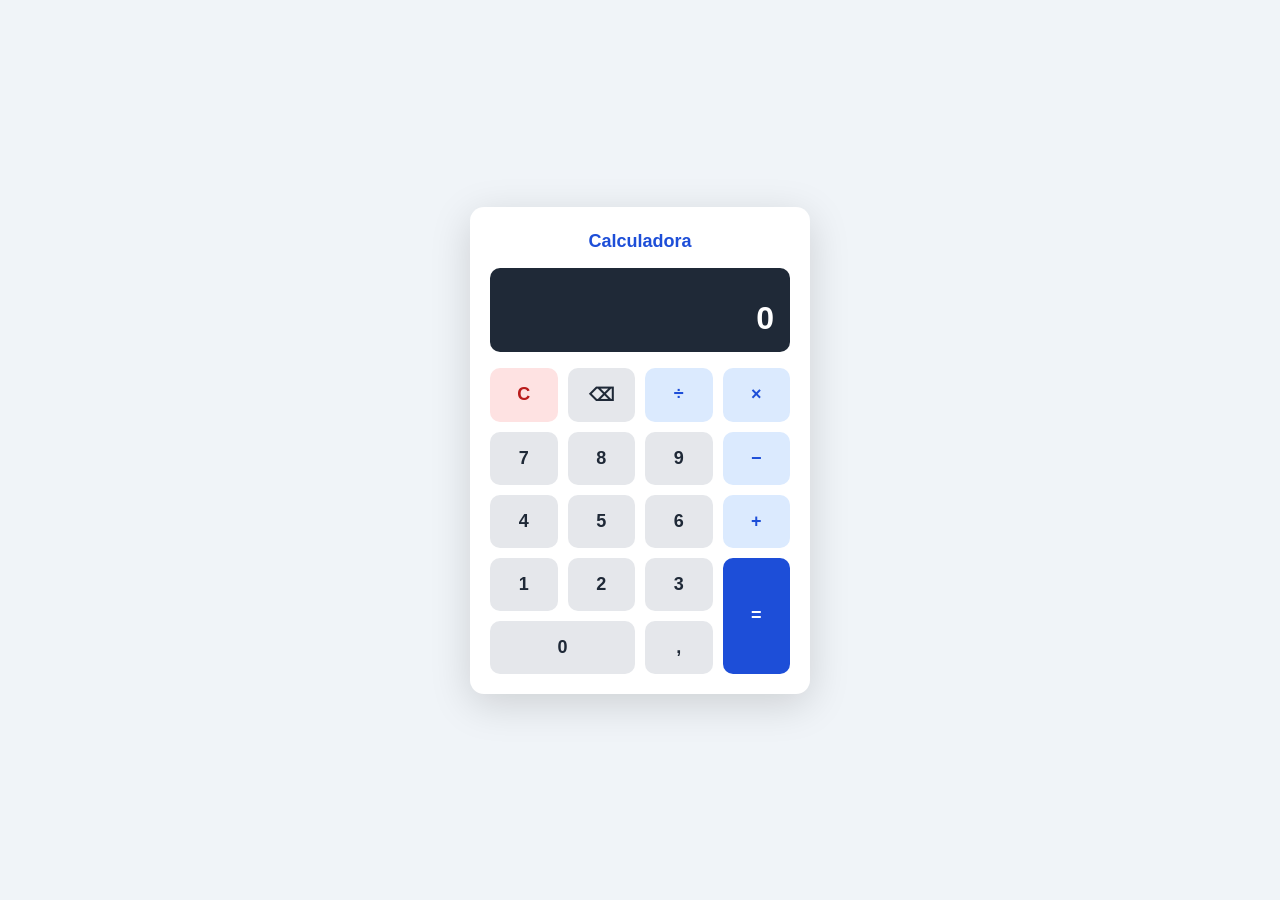
<file: calculadora/index.html>
<!DOCTYPE html>
<html lang="pt-BR">
<head>
  <meta charset="UTF-8">
  <meta name="viewport" content="width=device-width, initial-scale=1.0">
  <title>Calculadora - 4 Operações</title>
  <link rel="stylesheet" href="style.css">
</head>
<body>

  <div class="calculadora">
    <h1>Calculadora</h1>

    <div class="visor">
      <div id="historico" class="historico"></div>
      <div id="resultado" class="resultado">0</div>
    </div>

    <div class="teclado">
      <button class="limpar" onclick="limpar()">C</button>
      <button class="apagar" onclick="apagar()">⌫</button>
      <button class="operador" onclick="escolherOperador('/')">÷</button>
      <button class="operador" onclick="escolherOperador('*')">×</button>

      <button onclick="digitar('7')">7</button>
      <button onclick="digitar('8')">8</button>
      <button onclick="digitar('9')">9</button>
      <button class="operador" onclick="escolherOperador('-')">−</button>

      <button onclick="digitar('4')">4</button>
      <button onclick="digitar('5')">5</button>
      <button onclick="digitar('6')">6</button>
      <button class="operador" onclick="escolherOperador('+')">+</button>

      <button onclick="digitar('1')">1</button>
      <button onclick="digitar('2')">2</button>
      <button onclick="digitar('3')">3</button>
      <button class="igual" onclick="calcular()">=</button>

      <button class="zero" onclick="digitar('0')">0</button>
      <button onclick="digitar('.')">,</button>
    </div>
  </div>

  <script src="script.js"></script>
</body>
</html>
</file>
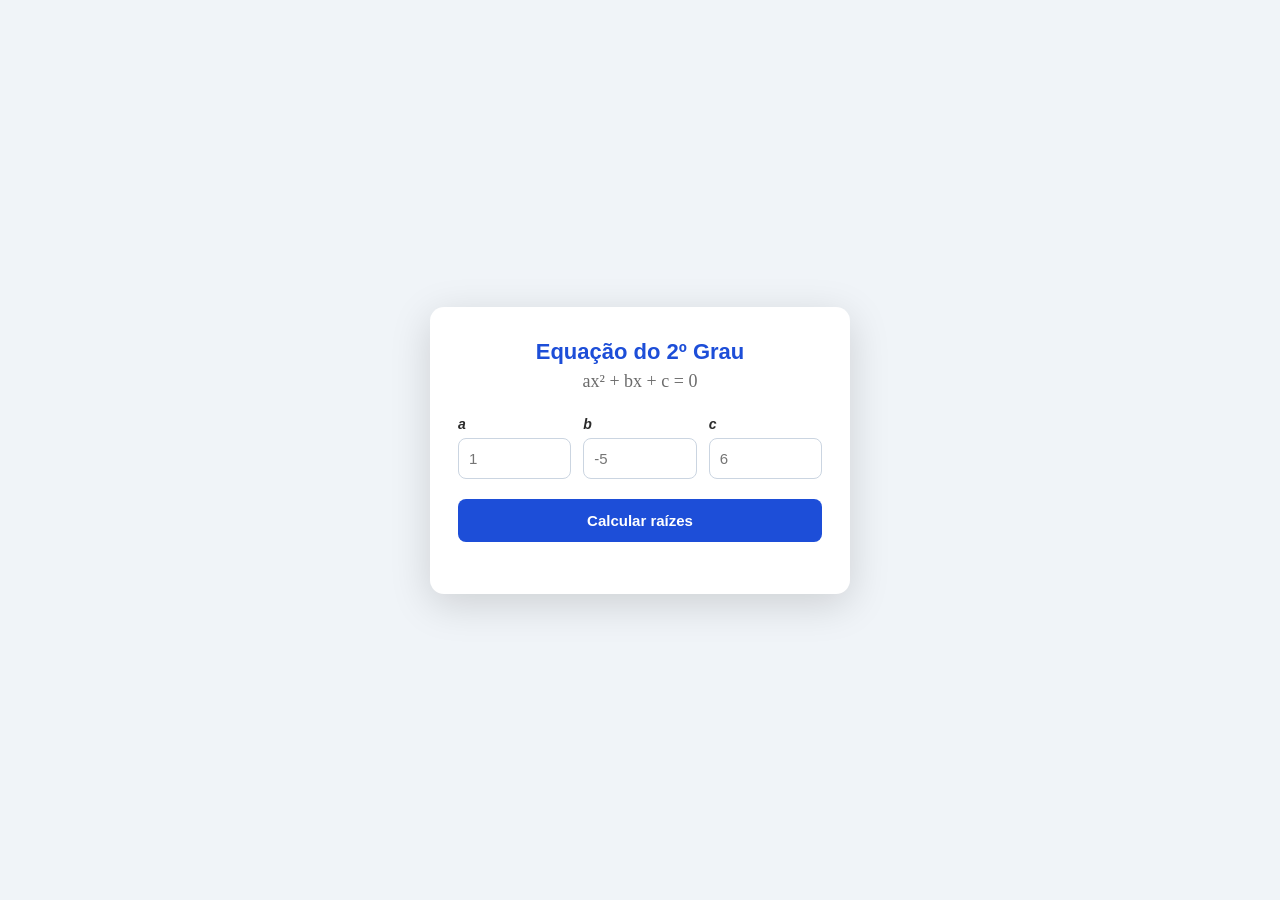
<file: calculadora_raizes/index.html>
<!DOCTYPE html>
<html lang="pt-BR">
<head>
  <meta charset="UTF-8">
  <meta name="viewport" content="width=device-width, initial-scale=1.0">
  <title>Raízes de Equação do 2º Grau</title>
  <link rel="stylesheet" href="style.css">
</head>
<body>

  <div class="caixa">
    <h1>Equação do 2º Grau</h1>
    <p class="formula">ax² + bx + c = 0</p>

    <div class="campos">
      <div class="campo">
        <label for="a">a</label>
        <input type="number" id="a" step="any" placeholder="1">
      </div>
      <div class="campo">
        <label for="b">b</label>
        <input type="number" id="b" step="any" placeholder="-5">
      </div>
      <div class="campo">
        <label for="c">c</label>
        <input type="number" id="c" step="any" placeholder="6">
      </div>
    </div>

    <button type="button" id="calcular">Calcular raízes</button>

    <div id="saida" class="saida" aria-live="polite"></div>
  </div>

  <script src="script.js"></script>
</body>
</html>
</file>
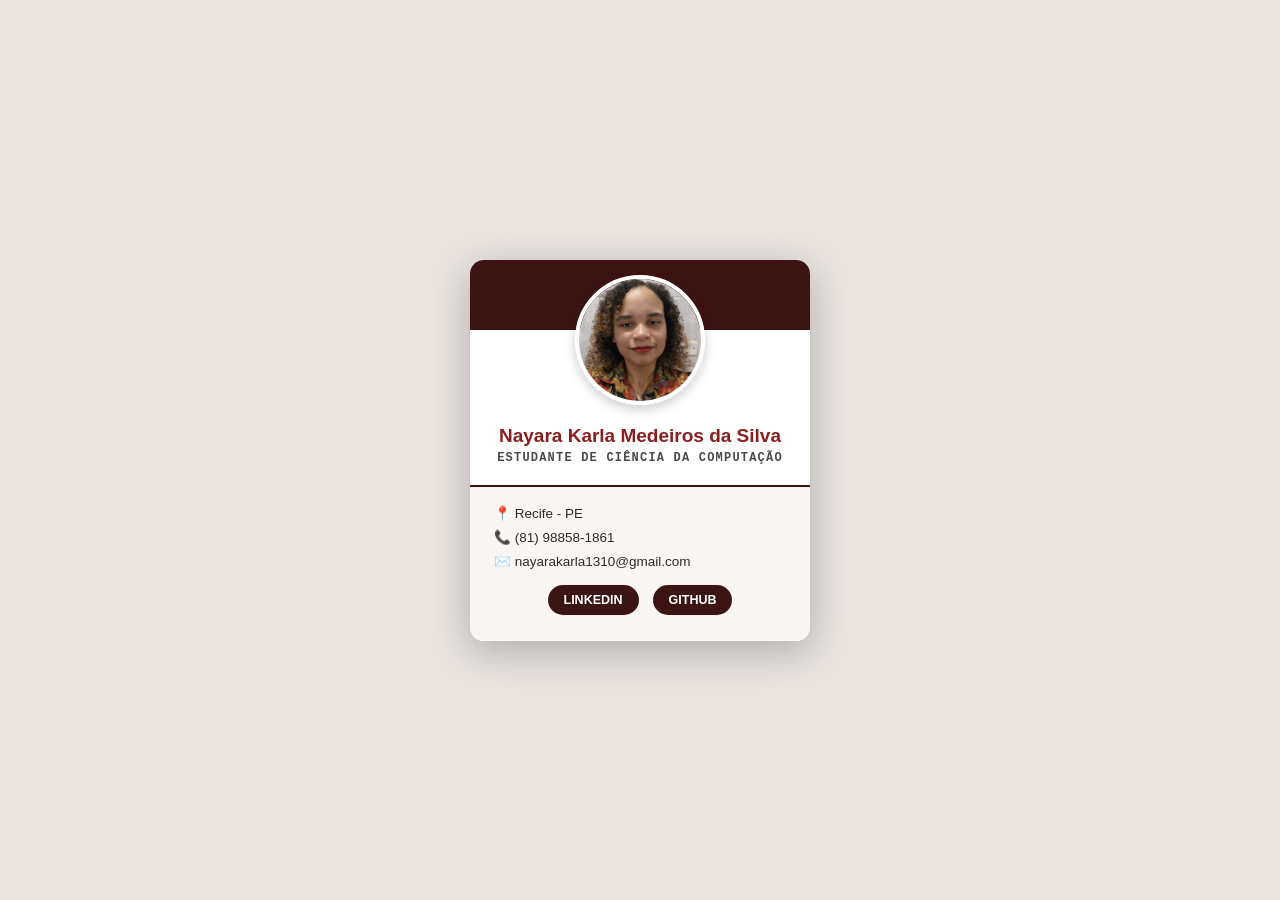
<file: cartao_de_visitas/index.html>
<!DOCTYPE html>
<html lang="pt-BR">
<head>
    <meta charset="UTF-8">
    <meta name="viewport" content="width=device-width, initial-scale=1.0">
    <title>Cartão de Visitas</title>

    <!-- Estilo INTERNO -->
    <style>
        * { box-sizing: border-box; }

        body {
            margin: 0;
            min-height: 100vh;
            background: #e9e4e0;
            font-family: 'Segoe UI', Arial, sans-serif;
            color: #2b2b2b;
            display: flex;
            align-items: center;
            justify-content: center;
            padding: 32px 12px;
        }

        .cartao {
            width: 100%;
            max-width: 340px;
            background: #ffffff;
            box-shadow: 0 10px 40px rgba(0,0,0,0.25);
            border-radius: 14px;
            overflow: hidden;
            text-align: center;
        }

        .cartao::before {
            content: "";
            display: block;
            height: 70px;
            background: #3d1414;
        }

        .foto {
            width: 110px;
            height: 110px;
            object-fit: cover;
            border-radius: 50%;
            border: 4px solid #ffffff;
            margin-top: -55px;
            box-shadow: 0 4px 12px rgba(0,0,0,0.2);
        }

        h1 {
            font-family: Georgia, serif;
            font-size: 19px;
            color: #3d1414;
            margin: 16px 24px 4px 24px;
        }

        .atividade {
            font-family: 'Courier New', monospace;
            font-size: 12px;
            font-weight: 700;
            letter-spacing: 1.2px;
            text-transform: uppercase;
            color: #6b1f1f;
            margin: 0 24px 20px 24px;
        }

        .informacoes {
            border-top: 2px solid #3d1414;
            padding: 18px 24px 4px 24px;
            text-align: left;
        }

        .informacoes p {
            font-family: Verdana, sans-serif;
            font-size: 13.5px;
            color: #2b2b2b;
            margin: 0 0 8px 0;
        }

        .redes {
            display: flex;
            justify-content: center;
            gap: 14px;
            padding: 4px 24px 26px 24px;
        }

        .redes a {
            font-size: 12.5px;
            font-weight: 700;
            text-transform: uppercase;
            color: #ffffff;
            background: #3d1414;
            text-decoration: none;
            padding: 8px 16px;
            border-radius: 20px;
        }

        .redes a:hover { background: #2a0d0d; }

        @media (max-width: 380px) {
            .cartao { max-width: 92%; }
        }
    </style>
</head>

<body>

    <div class="cartao">

        <!-- Estilo INLINE: tamanho da imagem alterado -->
        <img src="image/perfil.jpeg" alt="Foto de perfil" class="foto"
             style="width: 130px; height: 130px;">

        <!-- Estilo INLINE: tipo de letra e cor da letra -->
        <h1 style="font-family: 'Trebuchet MS', sans-serif; color: #8b1e1e;">
            Nayara Karla Medeiros da Silva
        </h1>

        <p class="atividade" style="color: #4a4a4a;">
            Estudante de Ciência da Computação
        </p>

        <div class="informacoes" style="background-color: #faf6f3;">
            <p>📍 Recife - PE</p>
            <p>📞 (81) 98858-1861</p>
            <p>✉️ nayarakarla1310@gmail.com</p>
        </div>

        <div class="redes" style="background-color: #faf6f3;">
            <a href="https://www.linkedin.com/in/nayara-medeiros-709918428/" target="_blank" rel="noopener noreferrer">LinkedIn</a>
            <a href="https://github.com/nk-medeiros" target="_blank" rel="noopener noreferrer">GitHub</a>
        </div>

    </div>

</body>
</html>
</file>
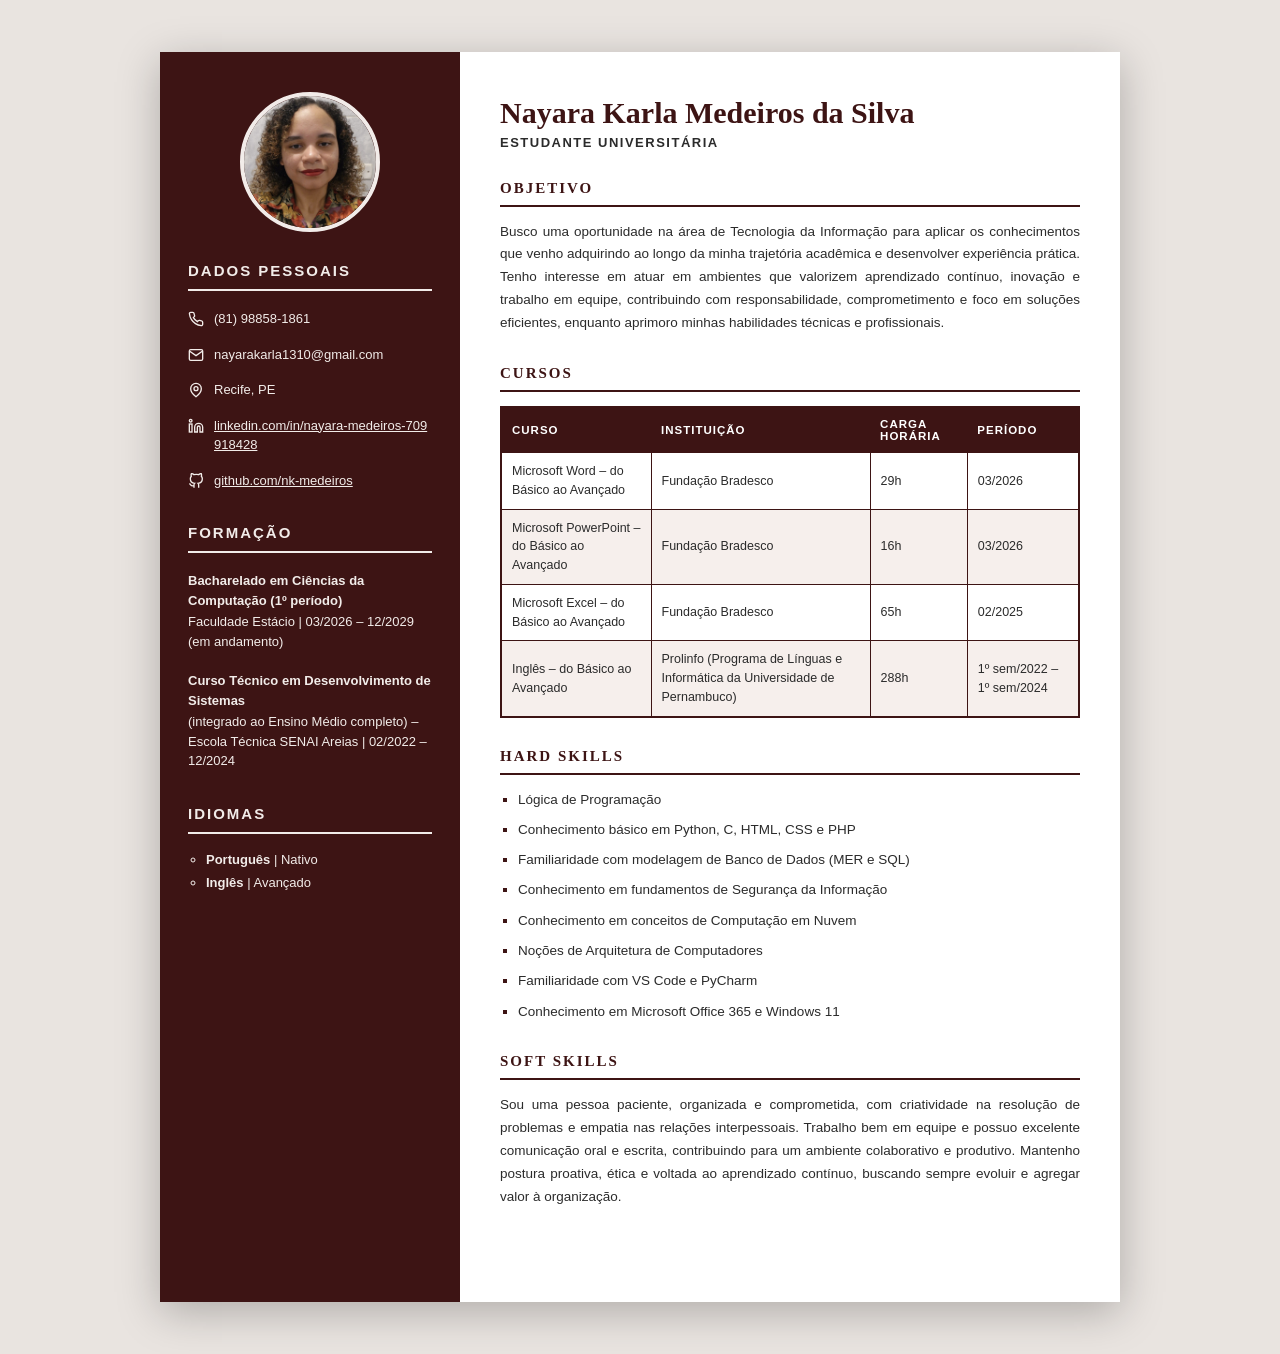
<file: curriculo/index.html>
<!DOCTYPE html>
<html lang="pt-BR">
<head>
<meta charset="UTF-8">
<meta name="viewport" content="width=device-width, initial-scale=1.0">
<title>Currículo - Nayara Karla Medeiros da Silva</title>
<link rel="stylesheet" href="style.css">
</head>
<body>

<div class="page">

  <!-- SIDEBAR -->
  <aside class="sidebar">

    <!-- Imagem -->
    <img src="image/perfil.jpeg" alt="Foto de Nayara Karla Medeiros da Silva" class="foto-perfil">

    <section>
      <h2>Dados Pessoais</h2>

      <div class="contact-item">
        <svg class="icon" viewBox="0 0 24 24" fill="none" stroke="#f2ece9" stroke-width="2"><path d="M22 16.92v3a2 2 0 0 1-2.18 2 19.79 19.79 0 0 1-8.63-3.07 19.5 19.5 0 0 1-6-6 19.79 19.79 0 0 1-3.07-8.67A2 2 0 0 1 4.11 2h3a2 2 0 0 1 2 1.72c.127.96.361 1.903.7 2.81a2 2 0 0 1-.45 2.11L8.09 9.91a16 16 0 0 0 6 6l1.27-1.27a2 2 0 0 1 2.11-.45c.907.339 1.85.573 2.81.7A2 2 0 0 1 22 16.92z"/></svg>
        <span>(81) 98858-1861</span>
      </div>

      <div class="contact-item">
        <svg class="icon" viewBox="0 0 24 24" fill="none" stroke="#f2ece9" stroke-width="2"><rect x="2" y="4" width="20" height="16" rx="2"/><path d="m22 6-10 7L2 6"/></svg>
        <span>nayarakarla1310@gmail.com</span>
      </div>

      <div class="contact-item">
        <svg class="icon" viewBox="0 0 24 24" fill="none" stroke="#f2ece9" stroke-width="2"><path d="M20 10c0 6-8 12-8 12s-8-6-8-12a8 8 0 0 1 16 0Z"/><circle cx="12" cy="10" r="3"/></svg>
        <span>Recife, PE</span>
      </div>

      <div class="contact-item">
        <svg class="icon" viewBox="0 0 24 24" fill="none" stroke="#f2ece9" stroke-width="2"><path d="M16 8a6 6 0 0 1 6 6v7h-4v-7a2 2 0 0 0-4 0v7h-4v-7a6 6 0 0 1 6-6z"/><rect x="2" y="9" width="4" height="12"/><circle cx="4" cy="4" r="2"/></svg>
        <a href="https://www.linkedin.com/in/nayara-medeiros-709918428/" target="_blank" rel="noopener">linkedin.com/in/nayara-medeiros-709918428</a>
      </div>

      <div class="contact-item">
        <svg class="icon" viewBox="0 0 24 24" fill="none" stroke="#f2ece9" stroke-width="2"><path d="M9 19c-5 1.5-5-2.5-7-3m14 6v-3.87a3.37 3.37 0 0 0-.94-2.61c3.14-.35 6.44-1.54 6.44-7A5.44 5.44 0 0 0 20 4.77 5.07 5.07 0 0 0 19.91 1S18.73.65 16 2.48a13.38 13.38 0 0 0-7 0C6.27.65 5.09 1 5.09 1A5.07 5.07 0 0 0 5 4.77a5.44 5.44 0 0 0-1.5 3.78c0 5.42 3.3 6.61 6.44 7A3.37 3.37 0 0 0 9 18.13V22"/></svg>
        <a href="https://github.com/nk-medeiros" target="_blank" rel="noopener">github.com/nk-medeiros</a>
      </div>
    </section>

    <section>
      <h2>Formação</h2>
      <div class="formacao-item">
        <strong>Bacharelado em Ciências da Computação (1º período)</strong>
        Faculdade Estácio | 03/2026 – 12/2029 (em andamento)
      </div>
      <div class="formacao-item">
        <strong>Curso Técnico em Desenvolvimento de Sistemas</strong>
        (integrado ao Ensino Médio completo) – Escola Técnica SENAI Areias | 02/2022 – 12/2024
      </div>
    </section>

    <section>
      <h2>Idiomas</h2>
      <ul class="idiomas-lista">
        <li><strong>Português</strong> | Nativo</li>
        <li><strong>Inglês</strong> | Avançado</li>
      </ul>
    </section>
  </aside>

  <!-- MAIN -->
  <main class="main">
    <h1 class="name">Nayara Karla Medeiros da Silva</h1>
    <p class="role">Estudante Universitária</p>

    <section class="objetivo">
      <h3>Objetivo</h3>
      <p>Busco uma oportunidade na área de Tecnologia da Informação para aplicar os conhecimentos que venho adquirindo ao longo da minha trajetória acadêmica e desenvolver experiência prática. Tenho interesse em atuar em ambientes que valorizem aprendizado contínuo, inovação e trabalho em equipe, contribuindo com responsabilidade, comprometimento e foco em soluções eficientes, enquanto aprimoro minhas habilidades técnicas e profissionais.</p>
    </section>

    <section class="cursos">
      <h3>Cursos</h3>
      <table class="tabela-cursos">
        <thead>
          <tr>
            <th>Curso</th>
            <th>Instituição</th>
            <th>Carga horária</th>
            <th>Período</th>
          </tr>
        </thead>
        <tbody>
          <tr>
            <td>Microsoft Word – do Básico ao Avançado</td>
            <td>Fundação Bradesco</td>
            <td>29h</td>
            <td>03/2026</td>
          </tr>
          <tr>
            <td>Microsoft PowerPoint – do Básico ao Avançado</td>
            <td>Fundação Bradesco</td>
            <td>16h</td>
            <td>03/2026</td>
          </tr>
          <tr>
            <td>Microsoft Excel – do Básico ao Avançado</td>
            <td>Fundação Bradesco</td>
            <td>65h</td>
            <td>02/2025</td>
          </tr>
          <tr>
            <td>Inglês – do Básico ao Avançado</td>
            <td>Prolinfo (Programa de Línguas e Informática da Universidade de Pernambuco)</td>
            <td>288h</td>
            <td>1º sem/2022 – 1º sem/2024</td>
          </tr>
        </tbody>
      </table>
    </section>

    <section class="hard-skills">
      <h3>Hard Skills</h3>
      <ul class="clean">
        <li>Lógica de Programação</li>
        <li>Conhecimento básico em Python, C, HTML, CSS e PHP</li>
        <li>Familiaridade com modelagem de Banco de Dados (MER e SQL)</li>
        <li>Conhecimento em fundamentos de Segurança da Informação</li>
        <li>Conhecimento em conceitos de Computação em Nuvem</li>
        <li>Noções de Arquitetura de Computadores</li>
        <li>Familiaridade com VS Code e PyCharm</li>
        <li>Conhecimento em Microsoft Office 365 e Windows 11</li>
      </ul>
    </section>

    <section class="soft-skills">
      <h3>Soft Skills</h3>
      <p>Sou uma pessoa paciente, organizada e comprometida, com criatividade na resolução de problemas e empatia nas relações interpessoais. Trabalho bem em equipe e possuo excelente comunicação oral e escrita, contribuindo para um ambiente colaborativo e produtivo. Mantenho postura proativa, ética e voltada ao aprendizado contínuo, buscando sempre evoluir e agregar valor à organização.</p>
    </section>
  </main>

</div>

</body>
</html>
</file>
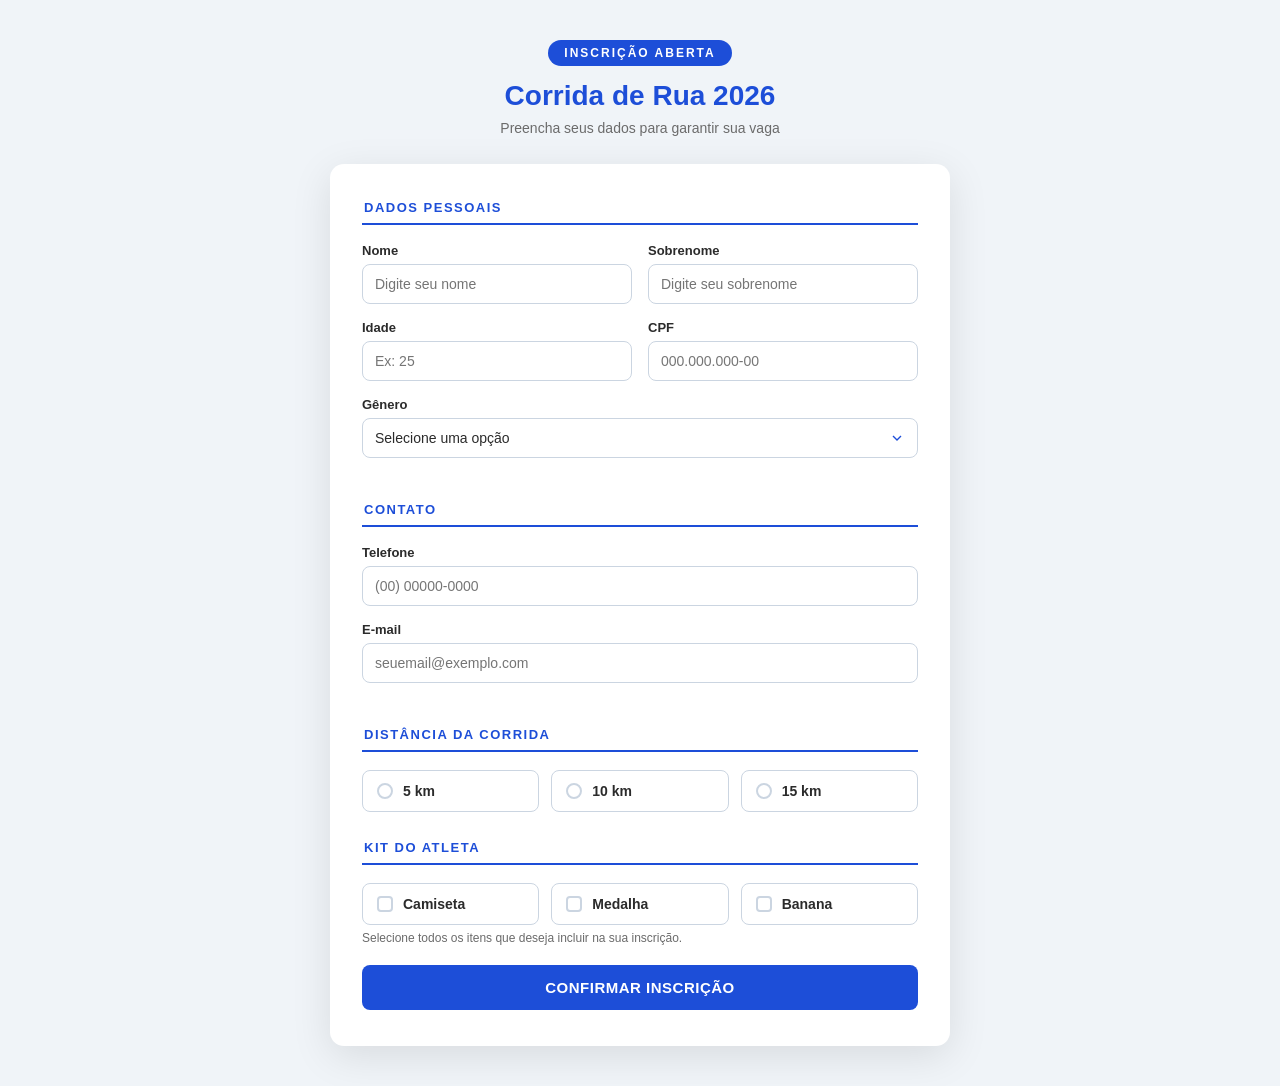
<file: ficha_de_inscricao/index.html>
<!DOCTYPE html>
<html lang="pt-BR">
<head>
  <meta charset="UTF-8">
  <meta name="viewport" content="width=device-width, initial-scale=1.0">
  <title>Inscrição - Corrida de Rua</title>
  <link rel="stylesheet" href="style.css">
</head>
<body>

  <div class="wrapper">

    <div class="header">
      <span class="badge">Inscrição Aberta</span>
      <h1>Corrida de Rua 2026</h1>
      <p>Preencha seus dados para garantir sua vaga</p>
    </div>

    <!-- onsubmit="return false;" -> o botão não envia nem recarrega a página -->
    <form action="#" onsubmit="return false;">

      <fieldset>
        <legend>Dados Pessoais</legend>

        <div class="row">
          <div class="field">
            <label for="nome">Nome</label>
            <input type="text" id="nome" name="nome" placeholder="Digite seu nome" required>
          </div>
          <div class="field">
            <label for="sobrenome">Sobrenome</label>
            <input type="text" id="sobrenome" name="sobrenome" placeholder="Digite seu sobrenome" required>
          </div>
        </div>

        <div class="row">
          <div class="field">
            <label for="idade">Idade</label>
            <input type="number" id="idade" name="idade" min="1" max="120" placeholder="Ex: 25" required>
          </div>
          <div class="field">
            <label for="cpf">CPF</label>
            <input type="text" id="cpf" name="cpf" placeholder="000.000.000-00" maxlength="14"
                   pattern="\d{3}\.\d{3}\.\d{3}-\d{2}" title="Use o formato 000.000.000-00" required>
          </div>
        </div>

        <div class="field">
          <label for="genero">Gênero</label>
          <select id="genero" name="genero" required>
            <option value="" selected disabled>Selecione uma opção</option>
            <option value="feminino">Feminino</option>
            <option value="masculino">Masculino</option>
            <option value="outro">Outro</option>
            <option value="prefiro-nao-informar">Prefiro não informar</option>
          </select>
        </div>
      </fieldset>

      <fieldset>
        <legend>Contato</legend>

        <div class="field">
          <label for="telefone">Telefone</label>
          <input type="tel" id="telefone" name="telefone" placeholder="(00) 00000-0000" required>
        </div>

        <div class="field">
          <label for="email">E-mail</label>
          <input type="email" id="email" name="email" placeholder="seuemail@exemplo.com" required>
        </div>
      </fieldset>

      <fieldset>
        <legend>Distância da Corrida</legend>

        <div class="options">
          <label class="option-card">
            <input type="radio" name="distancia" value="5km" required>
            <span class="card-inner"><span class="dot"></span>5 km</span>
          </label>
          <label class="option-card">
            <input type="radio" name="distancia" value="10km">
            <span class="card-inner"><span class="dot"></span>10 km</span>
          </label>
          <label class="option-card">
            <input type="radio" name="distancia" value="15km">
            <span class="card-inner"><span class="dot"></span>15 km</span>
          </label>
        </div>
      </fieldset>

      <fieldset>
        <legend>Kit do Atleta</legend>

        <div class="options">
          <label class="option-card">
            <input type="checkbox" name="kit" value="camiseta">
            <span class="card-inner"><span class="box"></span>Camiseta</span>
          </label>
          <label class="option-card">
            <input type="checkbox" name="kit" value="medalha">
            <span class="card-inner"><span class="box"></span>Medalha</span>
          </label>
          <label class="option-card">
            <input type="checkbox" name="kit" value="banana">
            <span class="card-inner"><span class="box"></span>Banana</span>
          </label>
        </div>
        <p class="hint">Selecione todos os itens que deseja incluir na sua inscrição.</p>
      </fieldset>

      <button type="submit" class="submit-btn">Confirmar Inscrição</button>

    </form>

  </div>

</body>
</html>
</file>
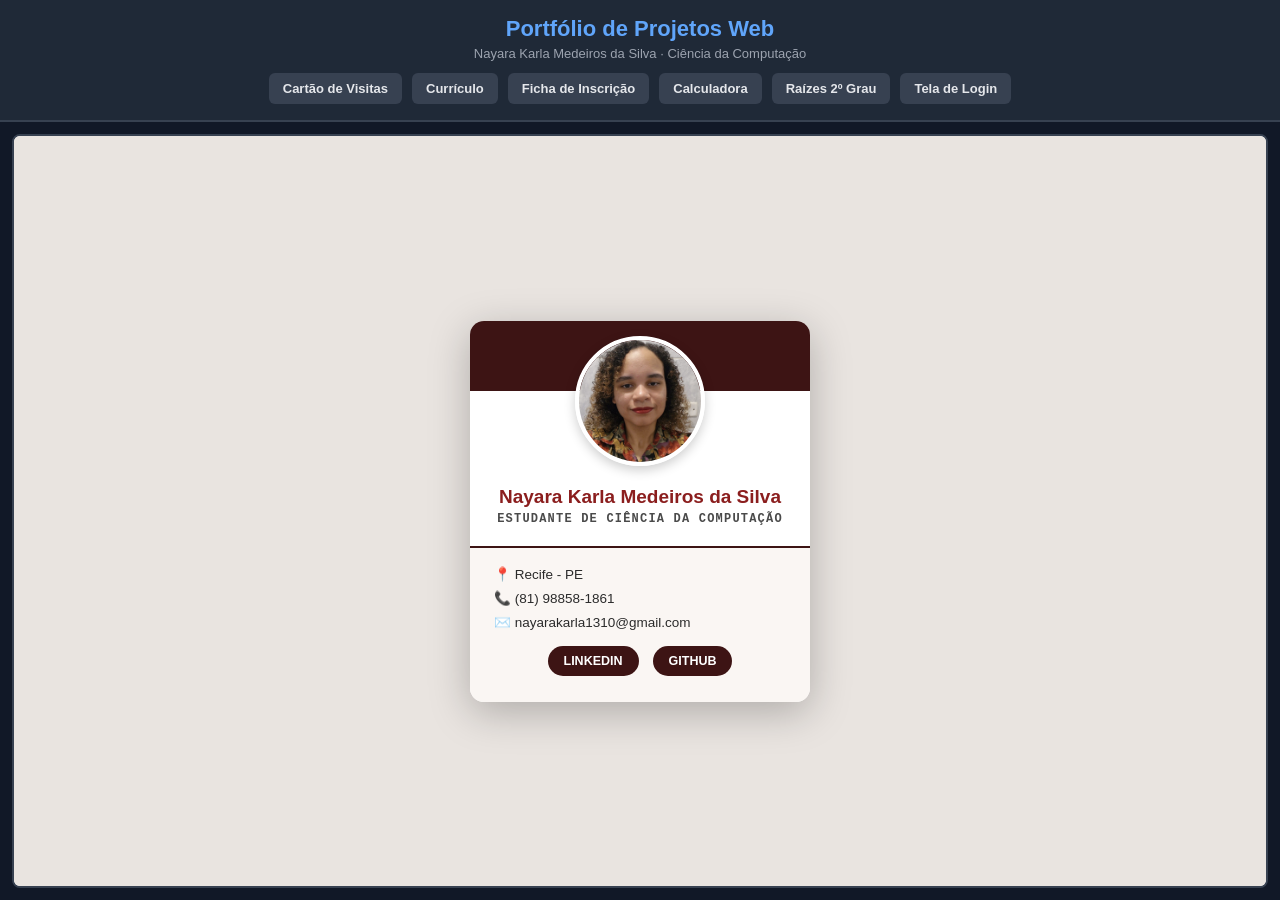
<file: portfolio/index.html>
<!DOCTYPE html>
<html lang="pt-BR">
<head>
  <meta charset="UTF-8">
  <meta name="viewport" content="width=device-width, initial-scale=1.0">
  <title>Portfólio - Nayara Karla Medeiros da Silva</title>
  <link rel="stylesheet" href="style.css">
</head>
<body>

  <header>
    <h1>Portfólio de Projetos Web</h1>
    <p class="autora">Nayara Karla Medeiros da Silva · Ciência da Computação</p>

    <nav>
      <!-- O ../ sai da pasta 'portfolio' e entra na pasta de cada projeto -->
      <a href="../cartao_de_visitas/index.html" target="painel-visualizacao">Cartão de Visitas</a>
      <a href="../curriculo/index.html" target="painel-visualizacao">Currículo</a>
      <a href="../ficha_de_inscricao/index.html" target="painel-visualizacao">Ficha de Inscrição</a>
      <a href="../calculadora/index.html" target="painel-visualizacao">Calculadora</a>
      <a href="../calculadora_raizes/index.html" target="painel-visualizacao">Raízes 2º Grau</a>
      <a href="../tela_de_login/index.php" target="painel-visualizacao">Tela de Login</a>
    </nav>
  </header>

  <main>
    <!-- Os links acima abrem DENTRO deste iframe, pelo atributo name -->
    <iframe name="painel-visualizacao" src="../cartao_de_visitas/index.html" title="Visualização do Projeto"></iframe>
  </main>

</body>
</html>
</file>
<file: calculadora/style.css>
* {
  box-sizing: border-box;
}

body {
  margin: 0;
  min-height: 100vh;
  display: flex;
  align-items: center;
  justify-content: center;
  padding: 24px 12px;
  font-family: 'Segoe UI', Arial, sans-serif;
  background: #f0f4f8;
}

.calculadora {
  width: 100%;
  max-width: 340px;
  background: #ffffff;
  border-radius: 14px;
  box-shadow: 0 10px 40px rgba(0, 0, 0, 0.15);
  padding: 24px 20px 20px;
}

h1 {
  margin: 0 0 16px 0;
  font-size: 18px;
  text-align: center;
  color: #1d4ed8;
}

.visor {
  background: #1f2937;
  color: #ffffff;
  border-radius: 10px;
  padding: 12px 16px;
  margin-bottom: 16px;
  text-align: right;
  min-height: 84px;
}

.historico {
  min-height: 20px;
  font-size: 14px;
  color: #9ca3af;
}

.resultado {
  font-size: 32px;
  font-weight: 700;
  word-break: break-all;
}

.teclado {
  display: grid;
  grid-template-columns: repeat(4, 1fr);
  gap: 10px;
}

button {
  padding: 16px 0;
  font-size: 18px;
  font-family: inherit;
  font-weight: 600;
  color: #1f2937;
  background: #e5e7eb;
  border: none;
  border-radius: 10px;
  cursor: pointer;
  transition: background 0.15s ease;
}

button:hover {
  background: #d1d5db;
}

button:focus-visible {
  outline: 3px solid #3b82f6;
  outline-offset: 2px;
}

.operador {
  background: #dbeafe;
  color: #1d4ed8;
}

.operador:hover {
  background: #bfdbfe;
}

.limpar {
  background: #fee2e2;
  color: #b91c1c;
}

.limpar:hover {
  background: #fecaca;
}

.igual {
  grid-row: span 2;
  background: #1d4ed8;
  color: #ffffff;
}

.igual:hover {
  background: #1e40af;
}

.zero {
  grid-column: span 2;
}
</file>
<file: calculadora_raizes/style.css>
* {
  box-sizing: border-box;
}

body {
  margin: 0;
  min-height: 100vh;
  display: flex;
  align-items: center;
  justify-content: center;
  padding: 24px 12px;
  font-family: 'Segoe UI', Arial, sans-serif;
  background: #f0f4f8;
  color: #2b2b2b;
}

.caixa {
  width: 100%;
  max-width: 420px;
  background: #ffffff;
  border-radius: 14px;
  box-shadow: 0 10px 40px rgba(0, 0, 0, 0.15);
  padding: 32px 28px;
}

h1 {
  margin: 0 0 6px 0;
  font-size: 22px;
  text-align: center;
  color: #1d4ed8;
}

.formula {
  margin: 0 0 24px 0;
  text-align: center;
  font-family: Georgia, serif;
  font-size: 18px;
  color: #6b6b6b;
}

.campos {
  display: grid;
  grid-template-columns: repeat(3, 1fr);
  gap: 12px;
  margin-bottom: 20px;
}

label {
  display: block;
  margin-bottom: 6px;
  font-size: 14px;
  font-weight: 700;
  font-style: italic;
}

input {
  width: 100%;
  padding: 11px 10px;
  font-size: 15px;
  font-family: inherit;
  border: 1.5px solid #cbd5e1;
  border-radius: 8px;
  outline: none;
}

input:focus {
  border-color: #1d4ed8;
}

button {
  width: 100%;
  padding: 13px;
  font-size: 15px;
  font-weight: 700;
  font-family: inherit;
  color: #ffffff;
  background: #1d4ed8;
  border: none;
  border-radius: 8px;
  cursor: pointer;
  transition: background 0.15s ease;
}

button:hover {
  background: #1e40af;
}

button:focus-visible {
  outline: 3px solid #3b82f6;
  outline-offset: 2px;
}

.saida {
  margin-top: 20px;
  border-radius: 8px;
  font-size: 15px;
  line-height: 1.5;
}

.saida:not(:empty) {
  padding: 14px 16px;
}

.saida p {
  margin: 0 0 6px 0;
}

.saida.ok {
  background: #eff6ff;
  border: 1.5px solid #1d4ed8;
}

.saida.aviso {
  background: #fffbeb;
  border: 1.5px solid #d97706;
}

.saida.erro {
  background: #fef2f2;
  border: 1.5px solid #b91c1c;
  color: #b91c1c;
}

.raiz {
  font-size: 20px;
  font-weight: 700;
  color: #1d4ed8;
}

.raiz.pequeno {
  font-size: 15px;
  color: #92400e;
}
</file>
<file: curriculo/style.css>
:root{
  --wine: #3d1414;
  --wine-dark: #2a0d0d;
  --cream: #ffffff;
  --text: #2b2b2b;
  --muted: #6b6b6b;
  --rule: #3d1414;
}

*{ box-sizing: border-box; }

/* ---------- DOCUMENTO (fundo, fonte e margem) ---------- */
body{
  margin: 20px auto;                 /* margem do documento */
  font-family: 'Segoe UI', Arial, Helvetica, sans-serif;
  color: var(--text);
  background: #e9e4e0;               /* cor do fundo */
  display: flex;
  justify-content: center;
  padding: 32px 12px;
}

.page{
  display: grid;
  grid-template-columns: 300px 1fr;
  width: 100%;
  max-width: 960px;
  background: var(--cream);
  box-shadow: 0 10px 40px rgba(0,0,0,0.25);
  min-height: 1250px;
}

/* ---------- SIDEBAR ---------- */
.sidebar{
  background: var(--wine);
  color: #f2ece9;
  padding: 40px 28px;
}

.sidebar h2{
  font-size: 15px;
  letter-spacing: 2px;
  text-transform: uppercase;
  border-bottom: 2px solid #f2ece9;
  padding-bottom: 10px;
  margin: 0 0 18px 0;
}

.sidebar section{
  margin-bottom: 34px;
}

/* ---------- FOTO ---------- */
.foto-perfil{
  display: block;
  width: 140px;
  height: 140px;
  object-fit: cover;
  border-radius: 50%;
  border: 4px solid #f2ece9;
  margin: 0 auto 30px auto;
}

.contact-item{
  display: flex;
  align-items: flex-start;
  gap: 10px;
  margin-bottom: 16px;
  font-size: 13px;
  line-height: 1.5;
}

.contact-item .icon{
  flex-shrink: 0;
  width: 16px;
  height: 16px;
  margin-top: 2px;
}

.contact-item a{
  color: #f2ece9;
  text-decoration: underline;
  word-break: break-all;
}

.formacao-item{
  margin-bottom: 20px;
  font-size: 13px;
  line-height: 1.5;
}

.formacao-item strong{
  display: block;
  margin-bottom: 2px;
}

/* Lista de idiomas com outro tipo de indicador (círculo) */
.idiomas-lista{
  margin: 0;
  padding-left: 18px;
  list-style-type: circle;
}

.idiomas-lista li{
  font-size: 13px;
  margin-bottom: 8px;
}

/* ---------- MAIN CONTENT ---------- */
.main{
  padding: 44px 40px;
}

.name{
  font-family: Georgia, 'Times New Roman', serif;   /* tipo de letra */
  font-size: 30px;
  font-weight: 800;
  color: var(--wine);
  margin: 0 0 4px 0;
  line-height: 1.15;
}

.role{
  font-size: 13px;
  font-weight: 700;
  letter-spacing: 1.5px;
  text-transform: uppercase;
  color: var(--text);
  margin: 0 0 30px 0;
}

.main h3{
  font-family: Georgia, 'Times New Roman', serif;
  font-size: 15px;
  font-weight: 800;
  letter-spacing: 2px;
  text-transform: uppercase;
  color: var(--wine);
  border-bottom: 2px solid var(--wine);
  padding-bottom: 8px;
  margin: 0 0 14px 0;
}

.main section{
  margin-bottom: 30px;
}

.objetivo p{
  font-size: 13.5px;
  line-height: 1.7;
  margin: 0;
  text-align: justify;
}

/* ---------- LISTAS ---------- */
ul.clean{
  margin: 0;
  padding-left: 18px;
}

ul.clean li{
  font-size: 13.5px;
  line-height: 1.65;
  margin-bottom: 8px;
}

ul.clean li strong{
  font-weight: 700;
}

/* Indicador de lista: quadrado, na cor vinho */
.hard-skills ul.clean{
  list-style-type: square;
}

.hard-skills ul.clean li::marker{
  color: var(--wine);
}

.soft-skills p{
  font-size: 13.5px;
  line-height: 1.7;
  margin: 0;
  text-align: justify;
}

/* ---------- TABELA ---------- */
.tabela-cursos{
  width: 100%;
  border-collapse: collapse;
  border: 2px solid var(--wine);     /* borda da tabela */
  font-size: 12.5px;
}

.tabela-cursos th{
  background: var(--wine);
  color: #ffffff;
  text-align: left;
  padding: 10px;
  letter-spacing: 1px;
  text-transform: uppercase;
  font-size: 11.5px;
}

.tabela-cursos td{
  border: 1px solid var(--wine);
  padding: 9px 10px;
  line-height: 1.5;
}

.tabela-cursos tbody tr:nth-child(even){
  background: #f6efec;
}

/* ---------- PRINT ---------- */
@media print{
  body{ background: #fff; padding: 0; margin: 0; }
  .page{ box-shadow: none; max-width: 100%; }
}

/* ---------- RESPONSIVE ---------- */
@media (max-width: 720px){
  .page{
    grid-template-columns: 1fr;
  }
  .main{ padding: 32px 24px; }
  .sidebar{ padding: 32px 24px; }
  .tabela-cursos{ font-size: 11.5px; }
}
</file>
<file: ficha_de_inscricao/style.css>
:root {
  --primary: #1d4ed8;
  --primary-dark: #1e40af;
  --accent: #3b82f6;
  --bg: #f0f4f8;
  --card: #ffffff;
  --text: #2b2b2b;
  --muted: #6b6b6b;
  --border: #cbd5e1;
  --selected-bg: #eff6ff;
}

* {
  box-sizing: border-box;
}

body {
  margin: 0;
  font-family: 'Segoe UI', Arial, Helvetica, sans-serif;
  color: var(--text);
  background: var(--bg);
  padding: 40px 16px;
  display: flex;
  justify-content: center;
}

.wrapper {
  width: 100%;
  max-width: 620px;
}

.header {
  text-align: center;
  margin-bottom: 28px;
}

.header .badge {
  display: inline-block;
  background: var(--primary);
  color: #fff;
  font-size: 12px;
  font-weight: 700;
  letter-spacing: 2px;
  text-transform: uppercase;
  padding: 6px 16px;
  border-radius: 20px;
  margin-bottom: 14px;
}

.header h1 {
  font-size: 28px;
  font-weight: 800;
  color: var(--primary);
  margin: 0 0 8px 0;
}

.header p {
  font-size: 14px;
  color: var(--muted);
  margin: 0;
}

form {
  background: var(--card);
  border-radius: 14px;
  box-shadow: 0 10px 40px rgba(0, 0, 0, 0.1);
  padding: 36px 32px;
}

fieldset {
  border: none;
  padding: 0;
  margin: 0 0 28px 0;
}

fieldset:last-of-type {
  margin-bottom: 8px;
}

legend {
  font-size: 13px;
  font-weight: 800;
  letter-spacing: 1.5px;
  text-transform: uppercase;
  color: var(--primary);
  border-bottom: 2px solid var(--primary);
  padding-bottom: 8px;
  margin-bottom: 18px;
  width: 100%;
}

.field {
  margin-bottom: 16px;
}

.row {
  display: grid;
  grid-template-columns: 1fr 1fr;
  gap: 16px;
}

label {
  display: block;
  font-size: 13px;
  font-weight: 700;
  color: var(--text);
  margin-bottom: 6px;
}

input[type="text"],
input[type="number"],
input[type="tel"],
input[type="email"] {
  width: 100%;
  padding: 11px 12px;
  font-size: 14px;
  font-family: inherit;
  color: var(--text);
  background: #fff;
  border: 1.5px solid var(--border);
  border-radius: 8px;
  outline: none;
  transition: border-color 0.15s ease;
}

input:focus {
  border-color: var(--primary);
}

select {
  width: 100%;
  padding: 11px 12px;
  font-size: 14px;
  font-family: inherit;
  color: var(--text);
  background: #fff;
  border: 1.5px solid var(--border);
  border-radius: 8px;
  outline: none;
  appearance: none;
  /* seta do select na mesma cor azul (%231d4ed8 = #1d4ed8) */
  background-image: url("data:image/svg+xml;utf8,<svg xmlns='http://www.w3.org/2000/svg' viewBox='0 0 24 24' fill='none' stroke='%231d4ed8' stroke-width='2'><path d='M6 9l6 6 6-6'/></svg>");
  background-repeat: no-repeat;
  background-position: right 12px center;
  background-size: 16px;
}

select:focus {
  border-color: var(--primary);
}

.options {
  display: flex;
  flex-wrap: wrap;
  gap: 12px;
}

.option-card {
  flex: 1;
  min-width: 140px;
  position: relative;
  margin-bottom: 0;
}

.option-card input {
  position: absolute;
  opacity: 0;
  width: 100%;
  height: 100%;
  margin: 0;
  cursor: pointer;
}

.option-card .card-inner {
  display: flex;
  align-items: center;
  gap: 10px;
  padding: 12px 14px;
  border: 1.5px solid var(--border);
  border-radius: 8px;
  font-size: 14px;
  font-weight: 600;
  color: var(--text);
  transition: border-color 0.15s ease, background 0.15s ease;
}

.option-card .dot {
  width: 16px;
  height: 16px;
  border-radius: 50%;
  border: 2px solid var(--border);
  flex-shrink: 0;
  position: relative;
  transition: border-color 0.15s ease;
}

.option-card .box {
  width: 16px;
  height: 16px;
  border-radius: 4px;
  border: 2px solid var(--border);
  flex-shrink: 0;
  position: relative;
  transition: border-color 0.15s ease, background 0.15s ease;
}

.option-card input:checked ~ .card-inner {
  border-color: var(--primary);
  background: var(--selected-bg);
}

.option-card input:checked ~ .card-inner .dot {
  border-color: var(--primary);
}

.option-card input:checked ~ .card-inner .dot::after {
  content: "";
  position: absolute;
  inset: 3px;
  border-radius: 50%;
  background: var(--primary);
}

.option-card input:checked ~ .card-inner .box {
  border-color: var(--primary);
  background: var(--primary);
}

.option-card input:checked ~ .card-inner .box::after {
  content: "";
  position: absolute;
  left: 4px;
  top: 1px;
  width: 4px;
  height: 8px;
  border: solid #fff;
  border-width: 0 2px 2px 0;
  transform: rotate(45deg);
}

.option-card input:focus-visible ~ .card-inner {
  outline: 2px solid var(--primary);
  outline-offset: 2px;
}

.hint {
  font-size: 12px;
  color: var(--muted);
  margin-top: 6px;
}

.submit-btn {
  width: 100%;
  padding: 14px;
  font-size: 15px;
  font-weight: 700;
  letter-spacing: 0.5px;
  text-transform: uppercase;
  color: #fff;
  background: var(--primary);
  border: none;
  border-radius: 8px;
  cursor: pointer;
  transition: background 0.15s ease;
}

.submit-btn:hover {
  background: var(--primary-dark);
}

.submit-btn:focus-visible {
  outline: 3px solid var(--accent);
  outline-offset: 2px;
}

@media (max-width: 520px) {
  form {
    padding: 26px 20px;
  }
  .row {
    grid-template-columns: 1fr;
  }
  .header h1 {
    font-size: 22px;
  }
}
</file>
<file: portfolio/style.css>
* {
  box-sizing: border-box;
  margin: 0;
  padding: 0;
}

body {
  font-family: 'Segoe UI', Arial, sans-serif;
  background-color: #111827;
  color: #f3f4f6;
  display: flex;
  flex-direction: column;
  height: 100vh;
}

header {
  background-color: #1f2937;
  padding: 16px;
  text-align: center;
  border-bottom: 2px solid #374151;
}

header h1 {
  font-size: 22px;
  color: #60a5fa;
  margin-bottom: 4px;
}

.autora {
  font-size: 13px;
  color: #9ca3af;
  margin-bottom: 12px;
}

nav {
  display: flex;
  justify-content: center;
  gap: 10px;
  flex-wrap: wrap;
}

nav a {
  color: #e5e7eb;
  text-decoration: none;
  background-color: #374151;
  padding: 8px 14px;
  border-radius: 6px;
  font-weight: 600;
  font-size: 13px;
  transition: background 0.2s ease;
}

nav a:hover {
  background-color: #2563eb;
}

nav a:focus-visible {
  outline: 2px solid #60a5fa;
  outline-offset: 2px;
}

main {
  flex: 1;
  min-height: 0;
  padding: 12px;
  display: flex;
}

iframe {
  width: 100%;
  height: 100%;
  border: 2px solid #374151;
  border-radius: 8px;
  background-color: #ffffff;
}

@media (max-width: 520px) {
  header h1 { font-size: 18px; }
  nav a { padding: 7px 10px; font-size: 12px; }
}
</file>
